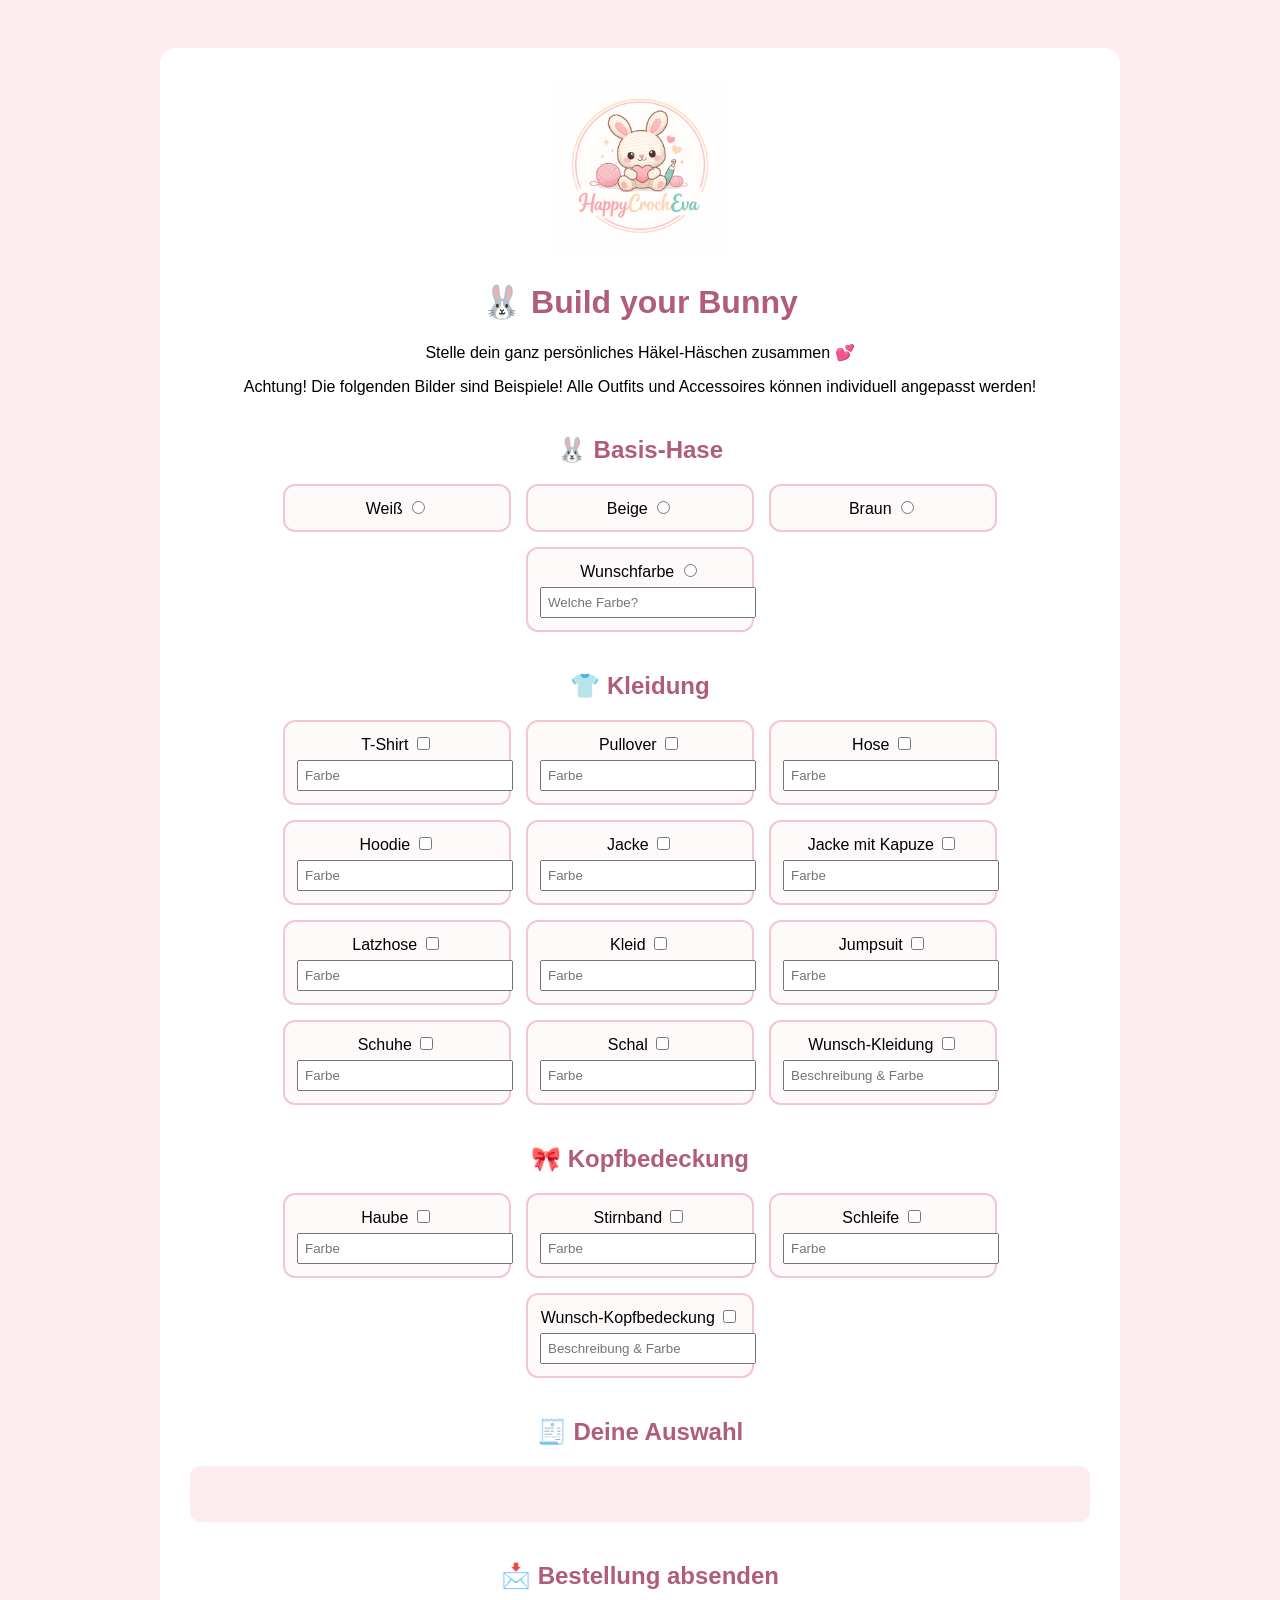
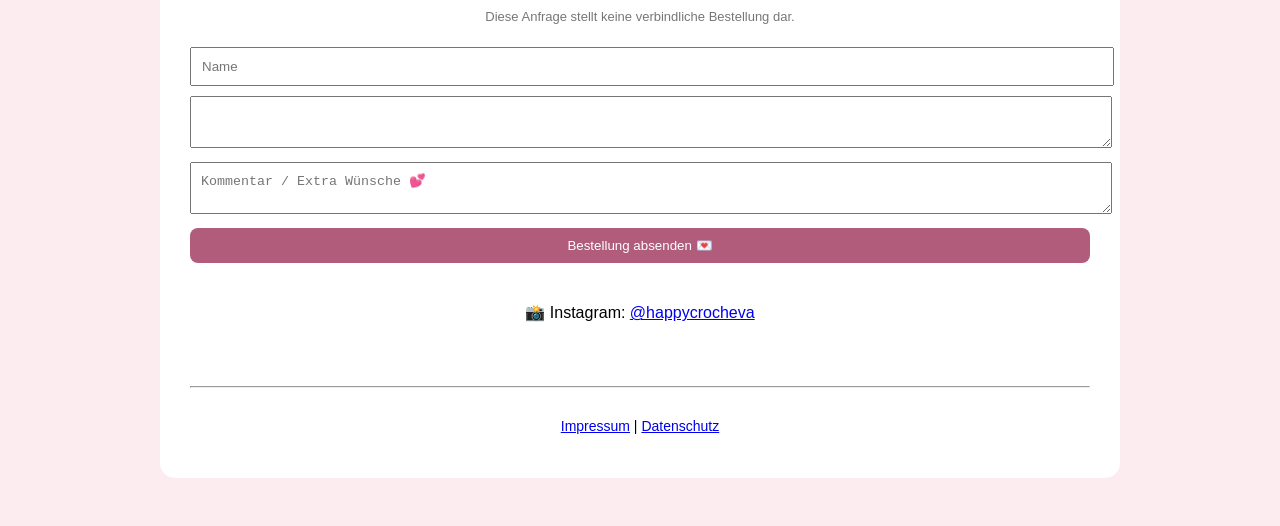
<file: index.html>
<!DOCTYPE html>
<html lang="de">
<head>
<meta charset="UTF-8">
<title>Häkel-Hasi Konfigurator</title>

<style>
body {
    font-family: Arial, sans-serif;
    background-color: #fdecef;
    display: flex;
    justify-content: center;
}

.container {
    width: 90%;
    max-width: 900px;
    background-color: #fff;
    padding: 30px;
    margin: 40px 0;
    border-radius: 15px;
    text-align: center;
}

h1, h2 {
    color: #b05c7a;
}

.section {
    margin: 40px 0;
}

.options {
    display: flex;
    justify-content: center;
    gap: 15px;
    flex-wrap: wrap;
}

.option {
    border: 2px solid #f3c6d3;
    padding: 12px;
    width: 200px;
    border-radius: 12px;
    background-color: #fffafa;
}

.option img {
    width: 100%;
    border-radius: 10px;
    margin-bottom: 8px;
}

.color-input {
    width: 100%;
    padding: 6px;
    margin-top: 6px;
}

#summary {
    background-color: #fdecef;
    padding: 20px;
    border-radius: 10px;
}

form input, form textarea, button {
    width: 100%;
    padding: 10px;
    margin-top: 10px;
}

button {
    background-color: #b05c7a;
    color: white;
    border: none;
    border-radius: 8px;
    cursor: pointer;
}
</style>
</head>

<body>
<div class="container">

<img src="logo.png" alt="HappyCrochEva Logo" width="180">

<h1>🐰 Build your Bunny</h1>
<p>Stelle dein ganz persönliches Häkel-Häschen zusammen 💕</p>
<p>Achtung! Die folgenden Bilder sind Beispiele! Alle Outfits und Accessoires können individuell angepasst werden!</p>

<!-- BASIS -->
<div class="section">
<h2>🐰 Basis-Hase</h2>
<div class="options">

<label class="option">
Weiß
<input type="radio" name="basis" value="Basis: Weiß" data-price="25">
</label>

<label class="option">
Beige
<input type="radio" name="basis" value="Basis: Beige" data-price="25">
</label>

<label class="option">
Braun
<input type="radio" name="basis" value="Basis: Braun" data-price="25">
</label>

<label class="option">
Wunschfarbe
<input type="radio" name="basis" value="Basis: Wunschfarbe" data-price="25">
<input type="text" class="color-input" placeholder="Welche Farbe?">
</label>

</div>
</div>

<!-- KLEIDUNG -->
<div class="section">
<h2>👕 Kleidung</h2>
<div class="options">

<label class="option">
T-Shirt
<input type="checkbox" value="T-Shirt" data-price="5">
<input type="text" class="color-input" placeholder="Farbe">
</label>

<label class="option">
Pullover
<input type="checkbox" value="Pullover" data-price="5">
<input type="text" class="color-input" placeholder="Farbe">
</label>

<label class="option">
Hose
<input type="checkbox" value="Hose" data-price="5">
<input type="text" class="color-input" placeholder="Farbe">
</label>

<label class="option">
Hoodie
<input type="checkbox" value="Hoodie" data-price="7">
<input type="text" class="color-input" placeholder="Farbe">
</label>

<label class="option">
Jacke
<input type="checkbox" value="Jacke" data-price="5">
<input type="text" class="color-input" placeholder="Farbe">
</label>

<label class="option">
Jacke mit Kapuze
<input type="checkbox" value="Jacke + Hood" data-price="7">
<input type="text" class="color-input" placeholder="Farbe">
</label>

<label class="option">
Latzhose
<input type="checkbox" value="Latzhose" data-price="10">
<input type="text" class="color-input" placeholder="Farbe">
</label>

<label class="option">
Kleid
<input type="checkbox" value="Kleid" data-price="10">
<input type="text" class="color-input" placeholder="Farbe">
</label>

<label class="option">
Jumpsuit
<input type="checkbox" value="Jumpsuit" data-price="15">
<input type="text" class="color-input" placeholder="Farbe">
</label>

<label class="option">
Schuhe
<input type="checkbox" value="Schuhe" data-price="5">
<input type="text" class="color-input" placeholder="Farbe">
</label>

<label class="option">
Schal
<input type="checkbox" value="Schal" data-price="5">
<input type="text" class="color-input" placeholder="Farbe">
</label>

<label class="option">
Wunsch-Kleidung
<input type="checkbox" value="Wunsch-Kleidung" data-price="10">
<input type="text" class="color-input" placeholder="Beschreibung & Farbe">
</label>

</div>
</div>

<!-- KOPFBEDECKUNG -->
<div class="section">
<h2>🎀 Kopfbedeckung</h2>
<div class="options">

<label class="option">
Haube
<input type="checkbox" value="Haube" data-price="5">
<input type="text" class="color-input" placeholder="Farbe">
</label>

<label class="option">
Stirnband
<input type="checkbox" value="Stirnband" data-price="3">
<input type="text" class="color-input" placeholder="Farbe">
</label>

<label class="option">
Schleife
<input type="checkbox" value="Schleife" data-price="2">
<input type="text" class="color-input" placeholder="Farbe">
</label>

<label class="option">
Wunsch-Kopfbedeckung
<input type="checkbox" value="Wunsch-Kopfbedeckung" data-price="5">
<input type="text" class="color-input" placeholder="Beschreibung & Farbe">
</label>

</div>
</div>

<!-- ZUSAMMENFASSUNG -->
<div class="section">
<h2>🧾 Deine Auswahl</h2>
<div id="summary">
<ul id="list"></ul>
<strong> <span id="total"></span></strong>
</div>
</div>

<!-- FORMULAR -->
<div class="section">
<h2>📩 Bestellung absenden</h2>

<p style="font-size: 13px; color: #777;">
Diese Anfrage stellt keine verbindliche Bestellung dar.
</p>

<form action="https://formspree.io/f/mgoovren" method="POST">
<input type="text" name="Name" placeholder="Name" required>

<textarea name="Bestellung" id="orderText" readonly></textarea>
<textarea name="Kommentar" placeholder="Kommentar / Extra Wünsche 💕"></textarea>

<button type="submit">Bestellung absenden 💌</button>
</form>
</div>

<p>
📸 Instagram:
<a href="https://www.instagram.com/happycrocheva/?hl=de" target="_blank">
@happycrocheva
</a>
</p>
<br>
<hr style="margin: 30px 0;">

<p style="font-size: 14px;">
<a href="impressum.html">Impressum</a> |
<a href="datenschutz.html">Datenschutz</a>
</p>

</div>

<script>
const list = document.getElementById("list");
const total = document.getElementById("total");
const orderText = document.getElementById("orderText");

function updateSummary() {
    list.innerHTML = "";
    let sum = 0;
    let text = "";

    document.querySelectorAll(".option").forEach(option => {
        const input = option.querySelector("input[type='checkbox'], input[type='radio']");
        const color = option.querySelector(".color-input");

        if (input && input.checked && input.dataset.price !== undefined) {
            const price = parseInt(input.dataset.price);
            const colorInfo = color && color.value ? ` (Farbe: ${color.value})` : "";
            const line = `${input.value}${colorInfo} – ${price} €`;

            sum += price;
            list.innerHTML += `<li>${line}</li>`;
            text += line + "\n";
        }
    });

    total.textContent = sum;
    orderText.value = text + "\nGesamtpreis: " + sum + " €";
}

document.querySelectorAll("input").forEach(i =>
    i.addEventListener("change", updateSummary)
);
</script>

</body>
</html>
</file>
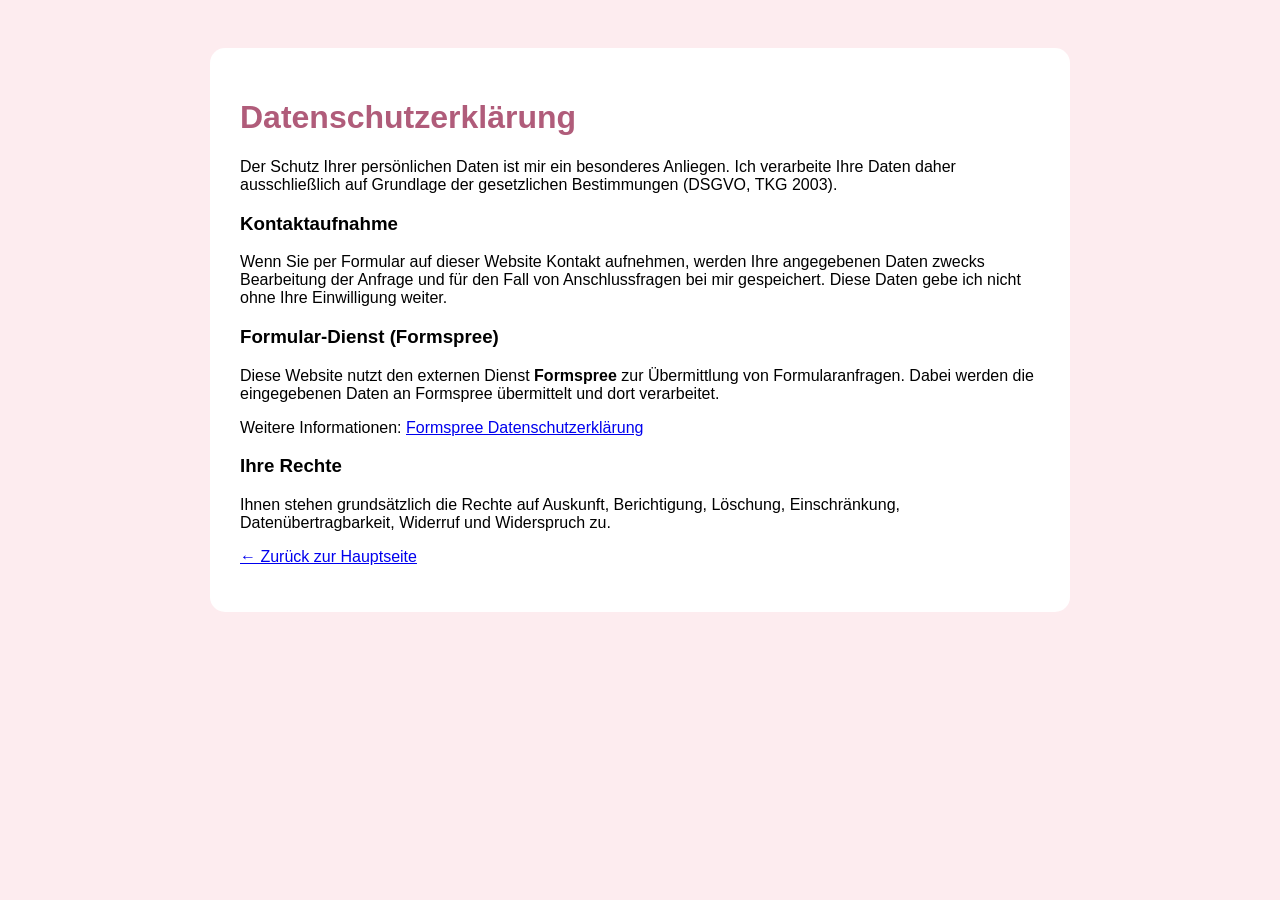
<file: datenschutz.html>
<!DOCTYPE html>
<html lang="de">
<head>
<meta charset="UTF-8">
<title>Datenschutzerklärung</title>

<style>
body {
    font-family: Arial, sans-serif;
    background-color: #fdecef;
    display: flex;
    justify-content: center;
}

.container {
    background: white;
    padding: 30px;
    margin: 40px;
    max-width: 800px;
    border-radius: 15px;
}
h1 {
    color: #b05c7a;
}
</style>
</head>

<body>
<div class="container">

<h1>Datenschutzerklärung</h1>

<p>
Der Schutz Ihrer persönlichen Daten ist mir ein besonderes Anliegen.
Ich verarbeite Ihre Daten daher ausschließlich auf Grundlage der
gesetzlichen Bestimmungen (DSGVO, TKG 2003).
</p>

<h3>Kontaktaufnahme</h3>
<p>
Wenn Sie per Formular auf dieser Website Kontakt aufnehmen, werden Ihre
angegebenen Daten zwecks Bearbeitung der Anfrage und für den Fall von
Anschlussfragen bei mir gespeichert. Diese Daten gebe ich nicht ohne Ihre
Einwilligung weiter.
</p>

<h3>Formular-Dienst (Formspree)</h3>
<p>
Diese Website nutzt den externen Dienst <strong>Formspree</strong> zur
Übermittlung von Formularanfragen. Dabei werden die eingegebenen Daten
an Formspree übermittelt und dort verarbeitet.
</p>

<p>
Weitere Informationen:
<a href="https://formspree.io/legal/privacy-policy/" target="_blank">
Formspree Datenschutzerklärung
</a>
</p>

<h3>Ihre Rechte</h3>
<p>
Ihnen stehen grundsätzlich die Rechte auf Auskunft, Berichtigung,
Löschung, Einschränkung, Datenübertragbarkeit, Widerruf und Widerspruch zu.
</p>

<p>
<a href="https://happycrocheva.github.io/build-your-bunny/">← Zurück zur Hauptseite</a>
</p>

</div>
</body>

</html>
</file>
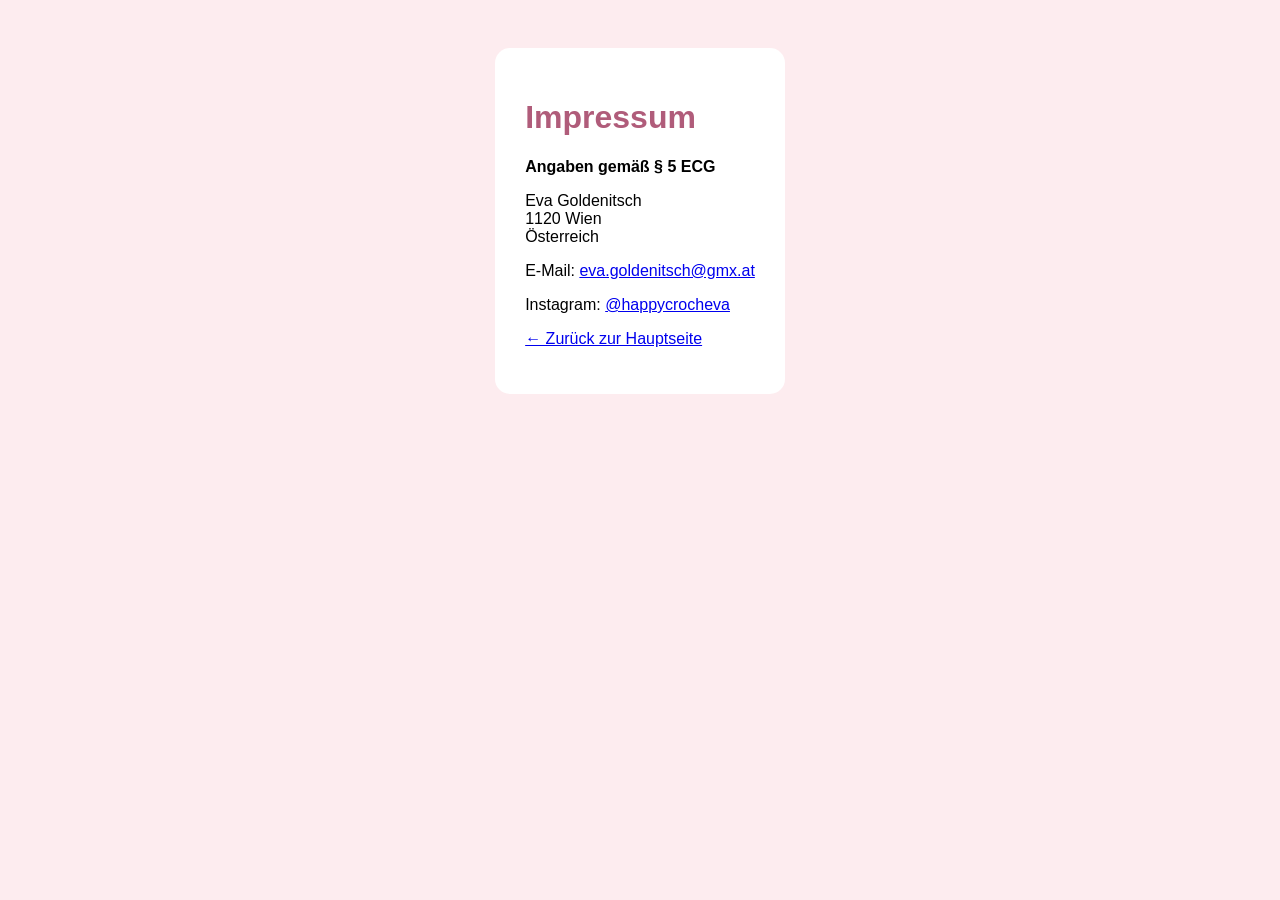
<file: impressum.html>
<!DOCTYPE html>
<html lang="de">
<head>
<meta charset="UTF-8">
<title>Impressum</title>

<style>
body {
    font-family: Arial, sans-serif;
    background-color: #fdecef;
    display: flex;
    justify-content: center;
}

.container {
    background: white;
    padding: 30px;
    margin: 40px;
    max-width: 800px;
    border-radius: 15px;
}
h1 {
    color: #b05c7a;
}
</style>
</head>

<body>
<div class="container">

<h1>Impressum</h1>

<p><strong>Angaben gemäß § 5 ECG</strong></p>

<p>
Eva Goldenitsch<br>
1120 Wien<br>
Österreich
</p>

<p>
E-Mail: <a href="mailto:eva.goldenitsch@gmx.at">eva.goldenitsch@gmx.at</a>
</p>

<p>
Instagram: <a href="https://www.instagram.com/happycrocheva/?hl=de" target="_blank">
@happycrocheva
</a>
</p>

<p>
<a href="https://happycrocheva.github.io/build-your-bunny/">← Zurück zur Hauptseite</a>
</p>

</div>
</body>

</html>
</file>
